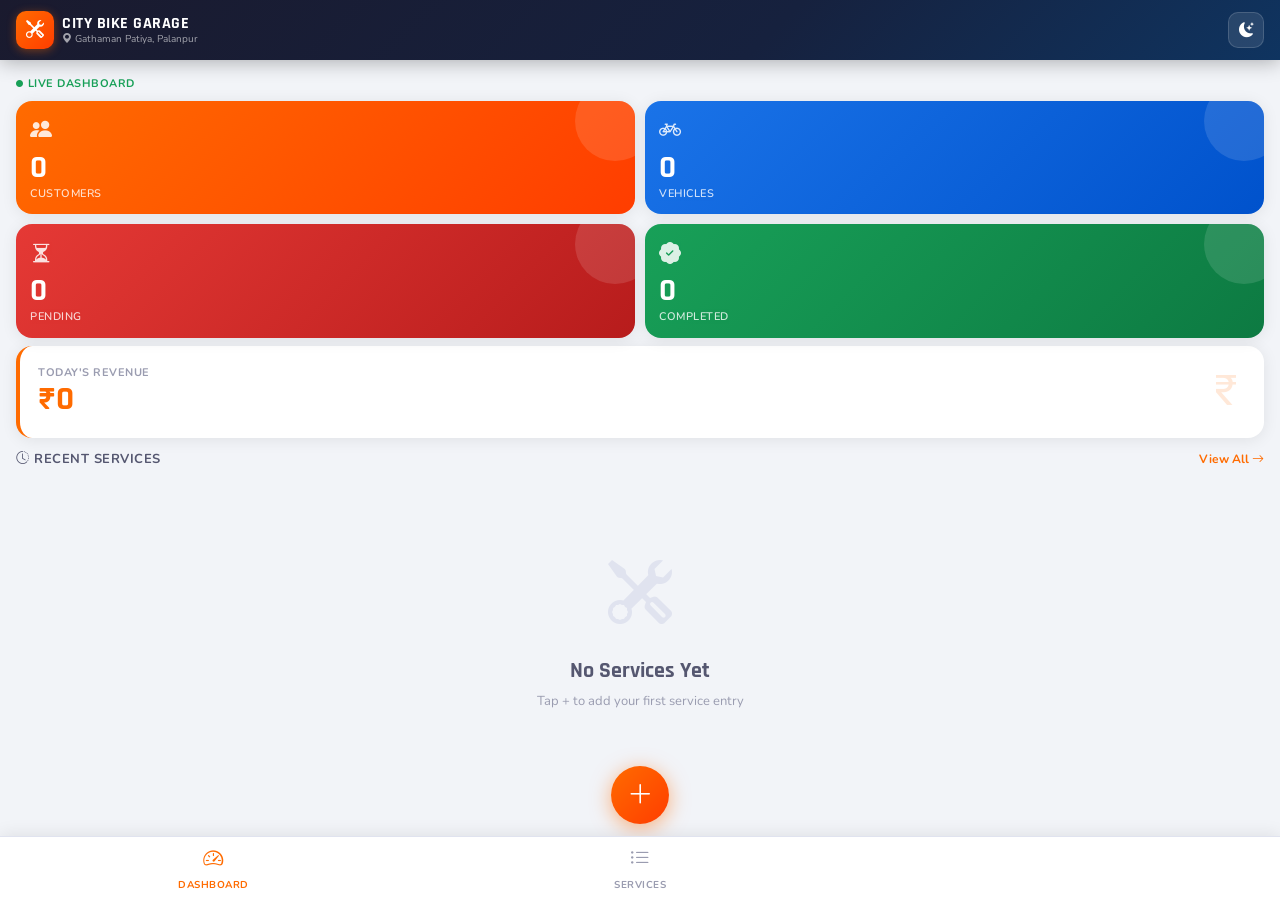
<file: index.html>
<!DOCTYPE html>
<html lang="en" data-theme="light">
<head>
  <meta charset="UTF-8" />
  <meta name="viewport" content="width=device-width, initial-scale=1.0, maximum-scale=1.0" />
  <title>City Bike Garage</title>
  <link rel="stylesheet" href="https://cdn.jsdelivr.net/npm/bootstrap@5.3.2/dist/css/bootstrap.min.css" />
  <link rel="stylesheet" href="https://cdn.jsdelivr.net/npm/bootstrap-icons@1.11.3/font/bootstrap-icons.min.css" />
  <link rel="preconnect" href="https://fonts.googleapis.com" />
  <link href="https://fonts.googleapis.com/css2?family=Rajdhani:wght@500;600;700&family=Nunito:wght@400;500;600;700&display=swap" rel="stylesheet" />
  <link rel="stylesheet" href="style.css" />
</head>
<body>

<!-- ===== TOP HEADER ===== -->
<header class="app-header">
  <div class="header-inner d-flex align-items-center justify-content-between px-3 py-2">
    <div class="d-flex align-items-center gap-2">
      <div class="garage-icon"><i class="bi bi-tools"></i></div>
      <div>
        <div class="garage-name">CITY BIKE GARAGE</div>
        <div class="garage-addr"><i class="bi bi-geo-alt-fill"></i> Gathaman Patiya, Palanpur</div>
      </div>
    </div>
    <button class="dark-toggle btn btn-sm" id="darkToggle" title="Toggle Dark Mode">
      <i class="bi bi-moon-stars-fill"></i>
    </button>
  </div>
</header>

<!-- ===== PAGES ===== -->
<main class="app-body" id="appBody">

  <!-- ======== DASHBOARD PAGE ======== -->
  <section class="page active" id="pageDashboard">
    <div class="section-title px-3 pt-3 pb-1">
      <span class="badge-live"><i class="bi bi-circle-fill"></i> Live Dashboard</span>
    </div>

    <!-- Stat Cards -->
    <div class="stats-grid px-3 pt-1 pb-2">
      <div class="stat-card stat-orange" onclick="goToPage('pageServices'); filterStatus('')">
        <div class="stat-icon"><i class="bi bi-people-fill"></i></div>
        <div class="stat-val" id="statCustomers">0</div>
        <div class="stat-lbl">Customers</div>
      </div>
      <div class="stat-card stat-blue" onclick="goToPage('pageServices'); filterStatus('')">
        <div class="stat-icon"><i class="bi bi-bicycle"></i></div>
        <div class="stat-val" id="statVehicles">0</div>
        <div class="stat-lbl">Vehicles</div>
      </div>
      <div class="stat-card stat-red" onclick="goToPage('pageServices'); filterStatus('Pending')">
        <div class="stat-icon"><i class="bi bi-hourglass-split"></i></div>
        <div class="stat-val" id="statPending">0</div>
        <div class="stat-lbl">Pending</div>
      </div>
      <div class="stat-card stat-green" onclick="goToPage('pageServices'); filterStatus('Completed')">
        <div class="stat-icon"><i class="bi bi-patch-check-fill"></i></div>
        <div class="stat-val" id="statCompleted">0</div>
        <div class="stat-lbl">Completed</div>
      </div>
    </div>

    <!-- Revenue Card -->
    <div class="px-3 pb-2">
      <div class="revenue-card d-flex align-items-center justify-content-between">
        <div>
          <div class="rev-label">Today's Revenue</div>
          <div class="rev-amount" id="todayRevenue">₹0</div>
        </div>
        <div class="rev-icon"><i class="bi bi-currency-rupee"></i></div>
      </div>
    </div>

    <!-- Recent Services -->
    <div class="section-sub-title px-3 pt-1 pb-1 d-flex justify-content-between align-items-center">
      <span><i class="bi bi-clock-history"></i> Recent Services</span>
      <span class="view-all-link" onclick="goToPage('pageServices')">View All <i class="bi bi-arrow-right"></i></span>
    </div>
    <div id="recentList" class="px-3 pb-24"></div>
    <div id="dashEmptyState" class="empty-state px-3 pb-24 d-none">
      <div class="empty-icon"><i class="bi bi-tools"></i></div>
      <div class="empty-title">No Services Yet</div>
      <div class="empty-sub">Tap + to add your first service entry</div>
    </div>
  </section>

  <!-- ======== SERVICES LIST PAGE ======== -->
  <section class="page" id="pageServices">
    <div class="px-3 pt-3 pb-2">
      <div class="search-bar d-flex align-items-center gap-2">
        <i class="bi bi-search search-icon"></i>
        <input type="text" id="searchInput" class="search-input" placeholder="Search by vehicle no. or mobile..." oninput="renderServiceList()" />
        <button class="btn-clear-search" id="clearSearch" onclick="clearSearch()" title="Clear"><i class="bi bi-x-lg"></i></button>
      </div>
    </div>
    <div class="filter-chips px-3 pb-2 d-flex gap-2 overflow-auto">
      <button class="chip active" data-filter="" onclick="filterStatus('')">All</button>
      <button class="chip" data-filter="Pending" onclick="filterStatus('Pending')">Pending</button>
      <button class="chip" data-filter="Completed" onclick="filterStatus('Completed')">Completed</button>
      <button class="chip" data-filter="Delivered" onclick="filterStatus('Delivered')">Delivered</button>
    </div>
    <div id="serviceList" class="px-3 pb-24"></div>
    <div id="listEmptyState" class="empty-state px-3 pb-24 d-none">
      <div class="empty-icon"><i class="bi bi-clipboard-x"></i></div>
      <div class="empty-title">No Records Found</div>
      <div class="empty-sub">Try a different search or filter</div>
    </div>
  </section>

  <!-- ======== ADD / EDIT SERVICE PAGE ======== -->
  <section class="page" id="pageAdd">
    <div class="form-header px-3 pt-3 pb-2 d-flex align-items-center gap-2">
      <button class="btn-back" onclick="cancelForm()"><i class="bi bi-arrow-left"></i></button>
      <span class="form-title" id="formTitle">New Service Entry</span>
    </div>

    <form id="serviceForm" class="px-3 pb-24" autocomplete="off">
      <input type="hidden" id="editId" />

      <!-- Customer Info -->
      <div class="form-section-label"><i class="bi bi-person-fill"></i> Customer Info</div>
      <div class="mb-3">
        <label class="form-label-custom">Customer Name *</label>
        <input type="text" class="form-ctrl" id="fName" placeholder="Full name" required />
      </div>
      <div class="mb-3">
        <label class="form-label-custom">Mobile Number *</label>
        <input type="tel" class="form-ctrl" id="fMobile" placeholder="10-digit number" maxlength="10" required />
      </div>

      <!-- Vehicle Info -->
      <div class="form-section-label mt-3"><i class="bi bi-bicycle"></i> Vehicle Info</div>
      <div class="mb-3">
        <label class="form-label-custom">Vehicle Number *</label>
        <input type="text" class="form-ctrl" id="fVehicleNo" placeholder="e.g. GJ27AB1234" style="text-transform:uppercase" required />
      </div>
      <div class="row g-2 mb-3">
        <div class="col-6">
          <label class="form-label-custom">Brand</label>
          <input type="text" class="form-ctrl" id="fBrand" placeholder="Honda, Hero..." />
        </div>
        <div class="col-6">
          <label class="form-label-custom">Model</label>
          <input type="text" class="form-ctrl" id="fModel" placeholder="Splendor, Activa..." />
        </div>
      </div>
      <div class="mb-3">
        <label class="form-label-custom">KM Reading</label>
        <input type="number" class="form-ctrl" id="fKm" placeholder="Current odometer reading" />
      </div>

      <!-- Service Info -->
      <div class="form-section-label mt-3"><i class="bi bi-wrench-adjustable"></i> Service Info</div>
      <div class="mb-3">
        <label class="form-label-custom">Service Type</label>
        <select class="form-ctrl" id="fServiceType">
          <option value="">Select type...</option>
          <option>General Service</option>
          <option>Oil Change</option>
          <option>Tyre Puncture</option>
          <option>Brake Repair</option>
          <option>Engine Repair</option>
          <option>Electrical Work</option>
          <option>Body Work</option>
          <option>Battery Replacement</option>
          <option>Chain/Sprocket</option>
          <option>Full Overhaul</option>
          <option>Other</option>
        </select>
      </div>
      <div class="mb-3">
        <label class="form-label-custom">Problem Description</label>
        <textarea class="form-ctrl" id="fProblem" rows="2" placeholder="Customer complaint / problem reported..."></textarea>
      </div>
      <div class="mb-3">
        <label class="form-label-custom">Work Done</label>
        <textarea class="form-ctrl" id="fWorkDone" rows="2" placeholder="Work performed by mechanic..."></textarea>
      </div>

      <!-- Parts & Charges -->
      <div class="form-section-label mt-3"><i class="bi bi-box-seam"></i> Parts & Charges</div>
      <div class="mb-3">
        <label class="form-label-custom">Spare Parts Used</label>
        <textarea class="form-ctrl" id="fParts" rows="2" placeholder="List of spare parts..."></textarea>
      </div>
      <div class="row g-2 mb-3">
        <div class="col-6">
          <label class="form-label-custom">Parts Cost (₹)</label>
          <input type="number" class="form-ctrl" id="fPartsCost" placeholder="0" min="0" oninput="calcTotal()" />
        </div>
        <div class="col-6">
          <label class="form-label-custom">Service Charge (₹)</label>
          <input type="number" class="form-ctrl" id="fServiceCharge" placeholder="0" min="0" oninput="calcTotal()" />
        </div>
      </div>
      <div class="total-preview mb-3" id="totalPreview">
        <span>Grand Total</span>
        <span id="calcTotal">₹ 0</span>
      </div>

      <!-- Emergency & Status -->
      <div class="form-section-label mt-3"><i class="bi bi-sliders"></i> Options</div>
      <div class="mb-3 d-flex align-items-center justify-content-between">
        <label class="form-label-custom mb-0">🚨 Emergency Service</label>
        <div class="form-check form-switch mb-0">
          <input class="form-check-input" type="checkbox" id="fEmergency" role="switch" />
        </div>
      </div>
      <div class="mb-3">
        <label class="form-label-custom">Status</label>
        <select class="form-ctrl" id="fStatus">
          <option value="Pending">Pending</option>
          <option value="Completed">Completed</option>
          <option value="Delivered">Delivered</option>
        </select>
      </div>

      <button type="submit" class="btn-submit w-100" id="submitBtn">
        <i class="bi bi-check-circle-fill me-2"></i>Save Service Entry
      </button>
    </form>
  </section>

</main>

<!-- ===== FLOATING ADD BUTTON ===== -->
<button class="fab" id="fabBtn" onclick="openAddForm()" title="Add Service">
  <i class="bi bi-plus-lg"></i>
</button>

<!-- ===== BOTTOM NAV ===== -->
<nav class="bottom-nav">
  <button class="nav-btn active" data-page="pageDashboard" onclick="goToPage('pageDashboard')">
    <i class="bi bi-speedometer2"></i>
    <span>Dashboard</span>
  </button>
  <button class="nav-btn" data-page="pageServices" onclick="goToPage('pageServices')">
    <i class="bi bi-list-ul"></i>
    <span>Services</span>
  </button>
  <button class="nav-btn nav-btn-placeholder">
    <!-- spacer for FAB -->
    <span></span>
  </button>
</nav>

<!-- ===== SERVICE DETAIL MODAL ===== -->
<div class="modal fade" id="detailModal" tabindex="-1">
  <div class="modal-dialog modal-dialog-centered modal-dialog-scrollable">
    <div class="modal-content detail-modal-content">
      <div class="modal-header detail-modal-header">
        <div>
          <div class="modal-vehicle-no" id="mVehicleNo"></div>
          <div class="modal-customer" id="mCustomer"></div>
        </div>
        <button type="button" class="btn-modal-close" data-bs-dismiss="modal"><i class="bi bi-x-lg"></i></button>
      </div>
      <div class="modal-body pb-2" id="modalBody"></div>
      <div class="modal-footer modal-actions gap-2">
        <button class="btn-action btn-wa" id="mWaBtn" onclick="whatsappShare()"><i class="bi bi-whatsapp"></i> WhatsApp</button>
        <button class="btn-action btn-bill" id="mBillBtn" onclick="printBill()"><i class="bi bi-printer-fill"></i> Print Bill</button>
        <button class="btn-action btn-edit" id="mEditBtn" onclick="editFromModal()"><i class="bi bi-pencil-fill"></i> Edit</button>
        <button class="btn-action btn-del" id="mDelBtn" onclick="deleteFromModal()"><i class="bi bi-trash3-fill"></i></button>
      </div>
    </div>
  </div>
</div>

<!-- ===== PRINT BILL AREA (hidden, prints only) ===== -->
<div id="billArea" style="display:none"></div>

<!-- ===== TOAST ===== -->
<div class="toast-wrap" id="toastWrap"></div>

<script src="https://cdn.jsdelivr.net/npm/bootstrap@5.3.2/dist/js/bootstrap.bundle.min.js"></script>
<script src="script.js"></script>
</body>
</html>
</file>
<file: style.css>
/* ============================================
   CITY BIKE GARAGE — style.css
   Premium Mobile-First Garage Management App
   ============================================ */

/* ---- CSS Variables ---- */
:root {
  --orange: #ff6b00;
  --orange-light: #ff8c38;
  --orange-dark: #d95800;
  --blue: #1a73e8;
  --green: #18a058;
  --red: #e53935;
  --yellow: #f5a623;

  --bg: #f2f4f8;
  --bg2: #ffffff;
  --bg3: #eef0f5;
  --card-bg: #ffffff;
  --text: #1a1a2e;
  --text2: #555770;
  --text3: #9a9cb0;
  --border: #e0e3ef;
  --shadow: 0 2px 16px rgba(0,0,0,0.08);
  --shadow-md: 0 4px 24px rgba(0,0,0,0.13);
  --header-h: 60px;
  --nav-h: 64px;
  --radius: 16px;
  --radius-sm: 10px;
  --font-head: 'Rajdhani', sans-serif;
  --font-body: 'Nunito', sans-serif;
  --gradient: linear-gradient(135deg, #ff6b00 0%, #ff3d00 100%);
  --gradient-head: linear-gradient(135deg, #1a1a2e 0%, #16213e 60%, #0f3460 100%);
}

[data-theme="dark"] {
  --bg: #0d0f1a;
  --bg2: #151828;
  --bg3: #1c2035;
  --card-bg: #1c2035;
  --text: #f0f1f8;
  --text2: #a0a3bb;
  --text3: #565a7a;
  --border: #2a2f4a;
  --shadow: 0 2px 16px rgba(0,0,0,0.35);
  --shadow-md: 0 4px 28px rgba(0,0,0,0.45);
}

/* ---- Base ---- */
*, *::before, *::after { box-sizing: border-box; margin: 0; padding: 0; }

html, body {
  height: 100%;
  font-family: var(--font-body);
  background: var(--bg);
  color: var(--text);
  overflow-x: hidden;
  -webkit-tap-highlight-color: transparent;
}

/* ---- Header ---- */
.app-header {
  position: fixed;
  top: 0; left: 0; right: 0;
  z-index: 100;
  height: var(--header-h);
  background: var(--gradient-head);
  box-shadow: 0 2px 20px rgba(0,0,0,0.3);
}
.header-inner { height: 100%; }
.garage-icon {
  width: 38px; height: 38px;
  background: var(--gradient);
  border-radius: 10px;
  display: flex; align-items: center; justify-content: center;
  font-size: 18px; color: #fff;
  box-shadow: 0 2px 10px rgba(255,107,0,0.4);
  flex-shrink: 0;
}
.garage-name {
  font-family: var(--font-head);
  font-size: 16px; font-weight: 700;
  color: #fff;
  letter-spacing: 0.5px;
  line-height: 1.1;
}
.garage-addr {
  font-size: 10px; color: rgba(255,255,255,0.6);
  line-height: 1.2;
}
.dark-toggle {
  background: rgba(255,255,255,0.1);
  border: 1px solid rgba(255,255,255,0.15);
  color: #fff;
  border-radius: 10px;
  width: 36px; height: 36px;
  display: flex; align-items: center; justify-content: center;
  font-size: 15px;
  transition: background 0.2s;
}
.dark-toggle:hover { background: rgba(255,255,255,0.2); }

/* ---- App Body ---- */
.app-body {
  margin-top: var(--header-h);
  padding-bottom: var(--nav-h);
  min-height: calc(100vh - var(--header-h));
  position: relative;
}

/* ---- Pages ---- */
.page { display: none; animation: fadeSlide 0.25s ease; }
.page.active { display: block; }
@keyframes fadeSlide {
  from { opacity: 0; transform: translateY(10px); }
  to   { opacity: 1; transform: translateY(0); }
}

/* ---- Dashboard Badges ---- */
.badge-live {
  font-size: 11px; font-weight: 700;
  color: var(--green);
  letter-spacing: 0.5px;
  text-transform: uppercase;
  display: flex; align-items: center; gap: 4px;
}
.badge-live .bi-circle-fill { font-size: 7px; animation: pulse 1.5s infinite; }
@keyframes pulse { 0%,100% { opacity: 1; } 50% { opacity: 0.3; } }

/* ---- Stats Grid ---- */
.stats-grid {
  display: grid;
  grid-template-columns: 1fr 1fr;
  gap: 10px;
}
.stat-card {
  border-radius: var(--radius);
  padding: 14px 14px 12px;
  cursor: pointer;
  position: relative;
  overflow: hidden;
  transition: transform 0.15s, box-shadow 0.15s;
  box-shadow: var(--shadow);
}
.stat-card:active { transform: scale(0.97); }
.stat-card::before {
  content: '';
  position: absolute;
  top: -20px; right: -20px;
  width: 80px; height: 80px;
  border-radius: 50%;
  opacity: 0.12;
}
.stat-orange { background: linear-gradient(135deg, #ff6b00, #ff3d00); color: #fff; }
.stat-orange::before { background: #fff; }
.stat-blue   { background: linear-gradient(135deg, #1a73e8, #0052cc); color: #fff; }
.stat-blue::before { background: #fff; }
.stat-red    { background: linear-gradient(135deg, #e53935, #b71c1c); color: #fff; }
.stat-red::before { background: #fff; }
.stat-green  { background: linear-gradient(135deg, #18a058, #0d7a42); color: #fff; }
.stat-green::before { background: #fff; }

.stat-icon { font-size: 22px; opacity: 0.85; margin-bottom: 4px; }
.stat-val { font-family: var(--font-head); font-size: 32px; font-weight: 700; line-height: 1; }
.stat-lbl { font-size: 11px; font-weight: 600; opacity: 0.8; text-transform: uppercase; letter-spacing: 0.5px; margin-top: 2px; }

/* ---- Revenue Card ---- */
.revenue-card {
  background: var(--card-bg);
  border-radius: var(--radius);
  padding: 16px 18px;
  box-shadow: var(--shadow);
  border-left: 4px solid var(--orange);
}
.rev-label { font-size: 11px; font-weight: 700; color: var(--text3); text-transform: uppercase; letter-spacing: 0.5px; }
.rev-amount { font-family: var(--font-head); font-size: 34px; font-weight: 700; color: var(--orange); line-height: 1.1; }
.rev-icon { font-size: 40px; color: var(--orange); opacity: 0.15; }

/* ---- Section Titles ---- */
.section-sub-title {
  font-size: 13px; font-weight: 700;
  color: var(--text2);
  text-transform: uppercase; letter-spacing: 0.5px;
}
.view-all-link {
  font-size: 12px; color: var(--orange);
  font-weight: 700; cursor: pointer;
  text-transform: none; letter-spacing: 0;
}

/* ---- Service Card ---- */
.service-card {
  background: var(--card-bg);
  border-radius: var(--radius);
  padding: 14px 15px;
  margin-bottom: 10px;
  box-shadow: var(--shadow);
  cursor: pointer;
  transition: transform 0.15s, box-shadow 0.15s;
  border: 1px solid var(--border);
  position: relative;
  overflow: hidden;
}
.service-card:active { transform: scale(0.98); }
.service-card.emergency-card { border-left: 3px solid var(--red); }

.sc-top { display: flex; align-items: flex-start; justify-content: space-between; margin-bottom: 6px; }
.sc-vehicle { font-family: var(--font-head); font-size: 18px; font-weight: 700; color: var(--text); letter-spacing: 0.5px; }
.sc-badge { font-size: 10px; font-weight: 700; padding: 3px 9px; border-radius: 20px; text-transform: uppercase; letter-spacing: 0.4px; }
.badge-pending   { background: #fff3e0; color: #e65100; }
.badge-completed { background: #e8f5e9; color: #2e7d32; }
.badge-delivered { background: #e3f2fd; color: #1565c0; }
[data-theme="dark"] .badge-pending   { background: rgba(255,100,0,0.2); color: #ff9040; }
[data-theme="dark"] .badge-completed { background: rgba(24,160,88,0.2);  color: #40c878; }
[data-theme="dark"] .badge-delivered { background: rgba(26,115,232,0.2); color: #5ba4f5; }

.sc-customer { font-size: 13px; font-weight: 600; color: var(--text2); }
.sc-meta { display: flex; align-items: center; gap: 10px; margin-top: 6px; flex-wrap: wrap; }
.sc-chip { font-size: 11px; color: var(--text3); display: flex; align-items: center; gap: 3px; }
.sc-actions { display: flex; gap: 6px; margin-top: 10px; padding-top: 8px; border-top: 1px solid var(--border); }
.btn-status {
  font-size: 11px; font-weight: 700;
  padding: 5px 10px;
  border-radius: 8px;
  border: 1.5px solid var(--orange);
  background: transparent;
  color: var(--orange);
  cursor: pointer;
  transition: background 0.15s;
}
.btn-status:hover { background: var(--orange); color: #fff; }
.sc-emergency-tag {
  font-size: 10px; font-weight: 700; color: var(--red);
  display: flex; align-items: center; gap: 3px;
}

/* ---- Search Bar ---- */
.search-bar {
  background: var(--card-bg);
  border: 1.5px solid var(--border);
  border-radius: 14px;
  padding: 8px 14px;
  box-shadow: var(--shadow);
}
.search-icon { color: var(--text3); font-size: 16px; flex-shrink: 0; }
.search-input {
  border: none; outline: none; background: transparent;
  font-family: var(--font-body); font-size: 14px;
  color: var(--text); flex: 1; min-width: 0;
}
.search-input::placeholder { color: var(--text3); }
.btn-clear-search {
  background: none; border: none; color: var(--text3);
  font-size: 13px; cursor: pointer; padding: 2px;
  display: none;
}

/* ---- Filter Chips ---- */
.filter-chips { flex-wrap: nowrap; }
.chip {
  border: 1.5px solid var(--border);
  background: var(--card-bg);
  color: var(--text2);
  font-family: var(--font-body);
  font-size: 12px; font-weight: 700;
  padding: 5px 14px;
  border-radius: 20px;
  cursor: pointer;
  white-space: nowrap;
  transition: all 0.15s;
}
.chip.active {
  background: var(--gradient);
  border-color: transparent;
  color: #fff;
  box-shadow: 0 2px 10px rgba(255,107,0,0.3);
}

/* ---- Form ---- */
.form-header { border-bottom: 1px solid var(--border); }
.form-title { font-family: var(--font-head); font-size: 20px; font-weight: 700; color: var(--text); }
.btn-back {
  background: var(--bg3); border: none;
  width: 36px; height: 36px; border-radius: 10px;
  display: flex; align-items: center; justify-content: center;
  font-size: 16px; color: var(--text);
  cursor: pointer; flex-shrink: 0;
}
.form-section-label {
  font-size: 12px; font-weight: 800;
  color: var(--orange);
  text-transform: uppercase;
  letter-spacing: 0.8px;
  margin-bottom: 10px;
  display: flex; align-items: center; gap: 5px;
}
.form-label-custom {
  font-size: 12px; font-weight: 700;
  color: var(--text2);
  margin-bottom: 5px; display: block;
}
.form-ctrl {
  width: 100%;
  padding: 10px 13px;
  border: 1.5px solid var(--border);
  border-radius: 12px;
  background: var(--bg3);
  color: var(--text);
  font-family: var(--font-body);
  font-size: 14px;
  outline: none;
  transition: border-color 0.2s, box-shadow 0.2s;
  -webkit-appearance: none;
}
.form-ctrl:focus {
  border-color: var(--orange);
  box-shadow: 0 0 0 3px rgba(255,107,0,0.12);
  background: var(--card-bg);
}
.form-ctrl option { background: var(--card-bg); color: var(--text); }
textarea.form-ctrl { resize: none; }

.total-preview {
  background: linear-gradient(135deg, #1a1a2e, #0f3460);
  color: #fff;
  border-radius: 12px;
  padding: 14px 16px;
  display: flex;
  align-items: center;
  justify-content: space-between;
  font-weight: 700;
}
.total-preview span:first-child { font-size: 13px; opacity: 0.8; }
#calcTotal { font-family: var(--font-head); font-size: 26px; color: var(--orange-light); }

.btn-submit {
  background: var(--gradient);
  color: #fff;
  border: none;
  border-radius: 14px;
  padding: 14px;
  font-family: var(--font-body);
  font-size: 16px; font-weight: 700;
  cursor: pointer;
  box-shadow: 0 4px 16px rgba(255,107,0,0.35);
  transition: opacity 0.2s, transform 0.15s;
  margin-top: 8px;
}
.btn-submit:active { opacity: 0.85; transform: scale(0.98); }

/* ---- FAB ---- */
.fab {
  position: fixed;
  bottom: calc(var(--nav-h) + 12px);
  left: 50%;
  transform: translateX(-50%);
  width: 58px; height: 58px;
  border-radius: 50%;
  background: var(--gradient);
  color: #fff;
  border: none;
  font-size: 26px;
  display: flex; align-items: center; justify-content: center;
  box-shadow: 0 4px 20px rgba(255,107,0,0.5);
  z-index: 90;
  cursor: pointer;
  transition: transform 0.2s, box-shadow 0.2s;
}
.fab:active { transform: translateX(-50%) scale(0.92); }
.fab.hidden { display: none; }

/* ---- Bottom Nav ---- */
.bottom-nav {
  position: fixed;
  bottom: 0; left: 0; right: 0;
  height: var(--nav-h);
  background: var(--card-bg);
  display: flex;
  align-items: center;
  border-top: 1px solid var(--border);
  z-index: 95;
  box-shadow: 0 -2px 16px rgba(0,0,0,0.08);
}
.nav-btn {
  flex: 1;
  display: flex; flex-direction: column;
  align-items: center; justify-content: center;
  gap: 3px;
  background: none; border: none;
  color: var(--text3);
  font-family: var(--font-body);
  font-size: 10px; font-weight: 700;
  cursor: pointer;
  padding: 6px 0;
  transition: color 0.15s;
  text-transform: uppercase; letter-spacing: 0.5px;
}
.nav-btn i { font-size: 20px; }
.nav-btn.active { color: var(--orange); }
.nav-btn-placeholder { pointer-events: none; }

/* ---- Modal ---- */
.detail-modal-content {
  border-radius: 20px 20px 0 0 !important;
  background: var(--card-bg);
  border: none;
  overflow: hidden;
}
@media (min-width: 576px) {
  .detail-modal-content { border-radius: 20px !important; }
}
.modal-dialog-scrollable .modal-content { max-height: 85vh; }

.detail-modal-header {
  background: var(--gradient-head);
  border: none;
  padding: 18px 20px 14px;
  display: flex; align-items: flex-start; justify-content: space-between;
}
.modal-vehicle-no {
  font-family: var(--font-head); font-size: 26px; font-weight: 700;
  color: #fff; letter-spacing: 1px;
}
.modal-customer { font-size: 13px; color: rgba(255,255,255,0.7); margin-top: 2px; }
.btn-modal-close {
  background: rgba(255,255,255,0.15); border: none;
  width: 32px; height: 32px; border-radius: 8px;
  color: #fff; font-size: 14px;
  display: flex; align-items: center; justify-content: center;
  cursor: pointer;
}

/* Detail rows inside modal */
.detail-row { display: flex; gap: 8px; margin-bottom: 10px; }
.detail-icon { color: var(--orange); font-size: 15px; flex-shrink: 0; margin-top: 1px; }
.detail-lbl { font-size: 10px; font-weight: 700; color: var(--text3); text-transform: uppercase; letter-spacing: 0.4px; }
.detail-val { font-size: 14px; font-weight: 600; color: var(--text); }
.detail-section { font-size: 11px; font-weight: 800; color: var(--orange); text-transform: uppercase; letter-spacing: 0.8px; margin: 14px 0 8px; display: flex; align-items: center; gap: 5px; }
.detail-total { background: linear-gradient(135deg, #1a1a2e, #0f3460); color: #fff; border-radius: 12px; padding: 12px 16px; display: flex; justify-content: space-between; align-items: center; margin-top: 10px; }
.detail-total-lbl { font-size: 12px; opacity: 0.7; }
.detail-total-amt { font-family: var(--font-head); font-size: 26px; color: var(--orange-light); }

.modal-actions { border: none; background: var(--card-bg); padding: 10px 16px 16px; flex-wrap: wrap; }
.btn-action {
  flex: 1; min-width: 70px;
  border: none; border-radius: 10px; padding: 9px 6px;
  font-family: var(--font-body); font-size: 12px; font-weight: 700;
  cursor: pointer; display: flex; align-items: center; justify-content: center; gap: 4px;
  transition: opacity 0.15s, transform 0.1s;
}
.btn-action:active { opacity: 0.8; transform: scale(0.97); }
.btn-wa   { background: #25d366; color: #fff; }
.btn-bill { background: var(--gradient); color: #fff; }
.btn-edit { background: var(--blue); color: #fff; }
.btn-del  { background: var(--red); color: #fff; max-width: 44px; flex: none; }

/* ---- Empty State ---- */
.empty-state { text-align: center; padding: 50px 30px !important; }
.empty-icon { font-size: 64px; color: var(--border); margin-bottom: 12px; }
.empty-title { font-family: var(--font-head); font-size: 22px; font-weight: 700; color: var(--text2); }
.empty-sub { font-size: 13px; color: var(--text3); margin-top: 4px; }

/* ---- Toast ---- */
.toast-wrap {
  position: fixed;
  bottom: calc(var(--nav-h) + 80px);
  left: 50%;
  transform: translateX(-50%);
  z-index: 9999;
  display: flex; flex-direction: column; gap: 6px;
  pointer-events: none;
}
.toast-msg {
  background: #1a1a2e;
  color: #fff;
  font-size: 13px; font-weight: 600;
  padding: 10px 18px;
  border-radius: 30px;
  white-space: nowrap;
  box-shadow: 0 4px 20px rgba(0,0,0,0.3);
  animation: toastIn 0.25s ease, toastOut 0.3s ease 2s forwards;
  display: flex; align-items: center; gap: 8px;
}
.toast-msg.success { border-left: 3px solid var(--green); }
.toast-msg.error   { border-left: 3px solid var(--red); }
@keyframes toastIn  { from { opacity: 0; transform: translateY(10px); } to { opacity: 1; transform: translateY(0); } }
@keyframes toastOut { from { opacity: 1; } to { opacity: 0; } }

/* ---- Print Styles ---- */
.pb-24 { padding-bottom: 24px; }

@media print {
  body * { visibility: hidden !important; }
  #billArea, #billArea * { visibility: visible !important; display: block !important; }
  #billArea {
    display: block !important;
    position: fixed; top: 0; left: 0;
    width: 100%; background: #fff; z-index: 99999;
    padding: 20px;
    color: #000 !important;
  }
}

/* ---- Bill Area (screen preview inside modal) ---- */
#billArea { color: #000; }

/* ---- Scrollbar ---- */
::-webkit-scrollbar { width: 4px; height: 4px; }
::-webkit-scrollbar-track { background: transparent; }
::-webkit-scrollbar-thumb { background: var(--border); border-radius: 4px; }

/* ---- Form check switch accent ---- */
.form-check-input:checked { background-color: var(--orange); border-color: var(--orange); }

/* ---- Misc ---- */
.gap-2 { gap: 8px; }
.overflow-auto { overflow-x: auto; -webkit-overflow-scrolling: touch; scrollbar-width: none; }
.overflow-auto::-webkit-scrollbar { display: none; }
</file>
